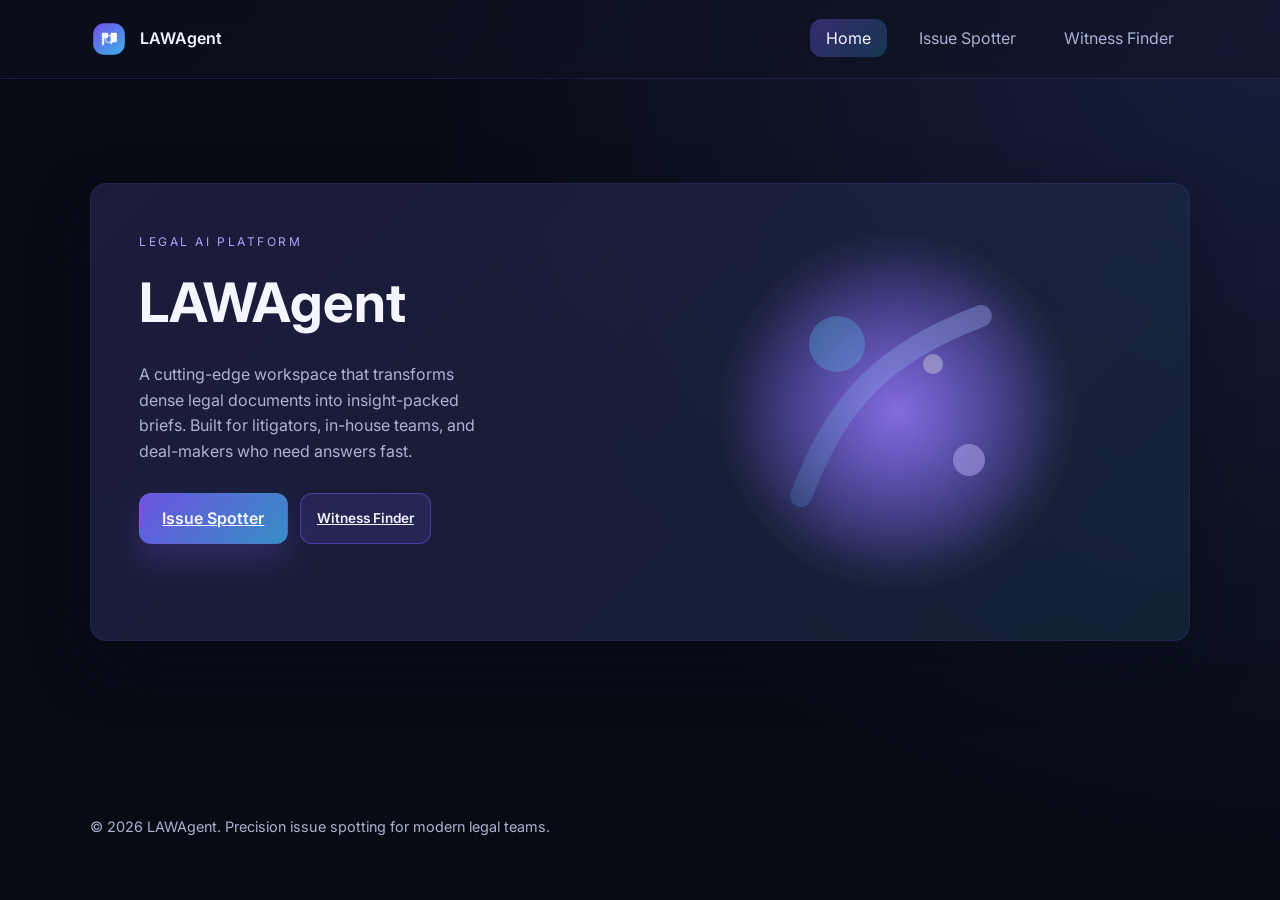
<file: app/static/index.html>
<!DOCTYPE html>
<html lang="en">
  <head>
    <meta charset="utf-8" />
    <meta name="viewport" content="width=device-width, initial-scale=1" />
    <title>LAWAgent &mdash; Modern Legal Intelligence</title>
    <link rel="preconnect" href="https://fonts.googleapis.com" />
    <link rel="preconnect" href="https://fonts.gstatic.com" crossorigin />
    <link
      href="https://fonts.googleapis.com/css2?family=Inter:wght@400;500;600;700&display=swap"
      rel="stylesheet"
    />
    <link rel="stylesheet" href="assets/css/main.css" />
    <link rel="stylesheet" href="style.css" />
  </head>
  <body class="page-home">
    <header class="site-header">
      <div class="container flex between align-center">
        <a class="brand" href="/">
          <img src="assets/img/logo.svg" alt="LAWAgent" class="brand-logo" />
          <span class="brand-name">LAWAgent</span>
        </a>
        <nav aria-label="Primary navigation">
          <ul class="nav-list">
            <li><a class="nav-link active" href="/">Home</a></li>
            <li><a class="nav-link" href="/issue-spotter.html">Issue Spotter</a></li>
            <li><a class="nav-link" href="/witness-finder.html">Witness Finder</a></li>
          </ul>
        </nav>
      </div>
    </header>

    <main>
      <section class="hero">
        <div class="container">
          <div class="hero-card">
            <div class="hero-content">
              <p class="eyebrow">Legal AI Platform</p>
              <h1>LAWAgent</h1>
              <p class="tagline">
                A cutting-edge workspace that transforms dense legal documents into
                insight-packed briefs. Built for litigators, in-house teams, and
                deal-makers who need answers fast.
              </p>
              <div class="hero-actions">
                <a class="btn primary" href="/issue-spotter.html">Issue Spotter</a>
                <a class="btn ghost" href="/witness-finder.html">Witness Finder</a>
              </div>
            </div>
            <div class="hero-visual" aria-hidden="true">
              <div class="orbital"></div>
              <img src="assets/img/hero-bg.svg" alt="" />
            </div>
          </div>
        </div>
      </section>
    </main>

    <footer class="site-footer">
      <div class="container">
        <p>© <span data-year></span> LAWAgent. Precision issue spotting for modern legal teams.</p>
      </div>
    </footer>
    <script src="assets/js/ui.js" defer></script>
  </body>
</html>
</file>
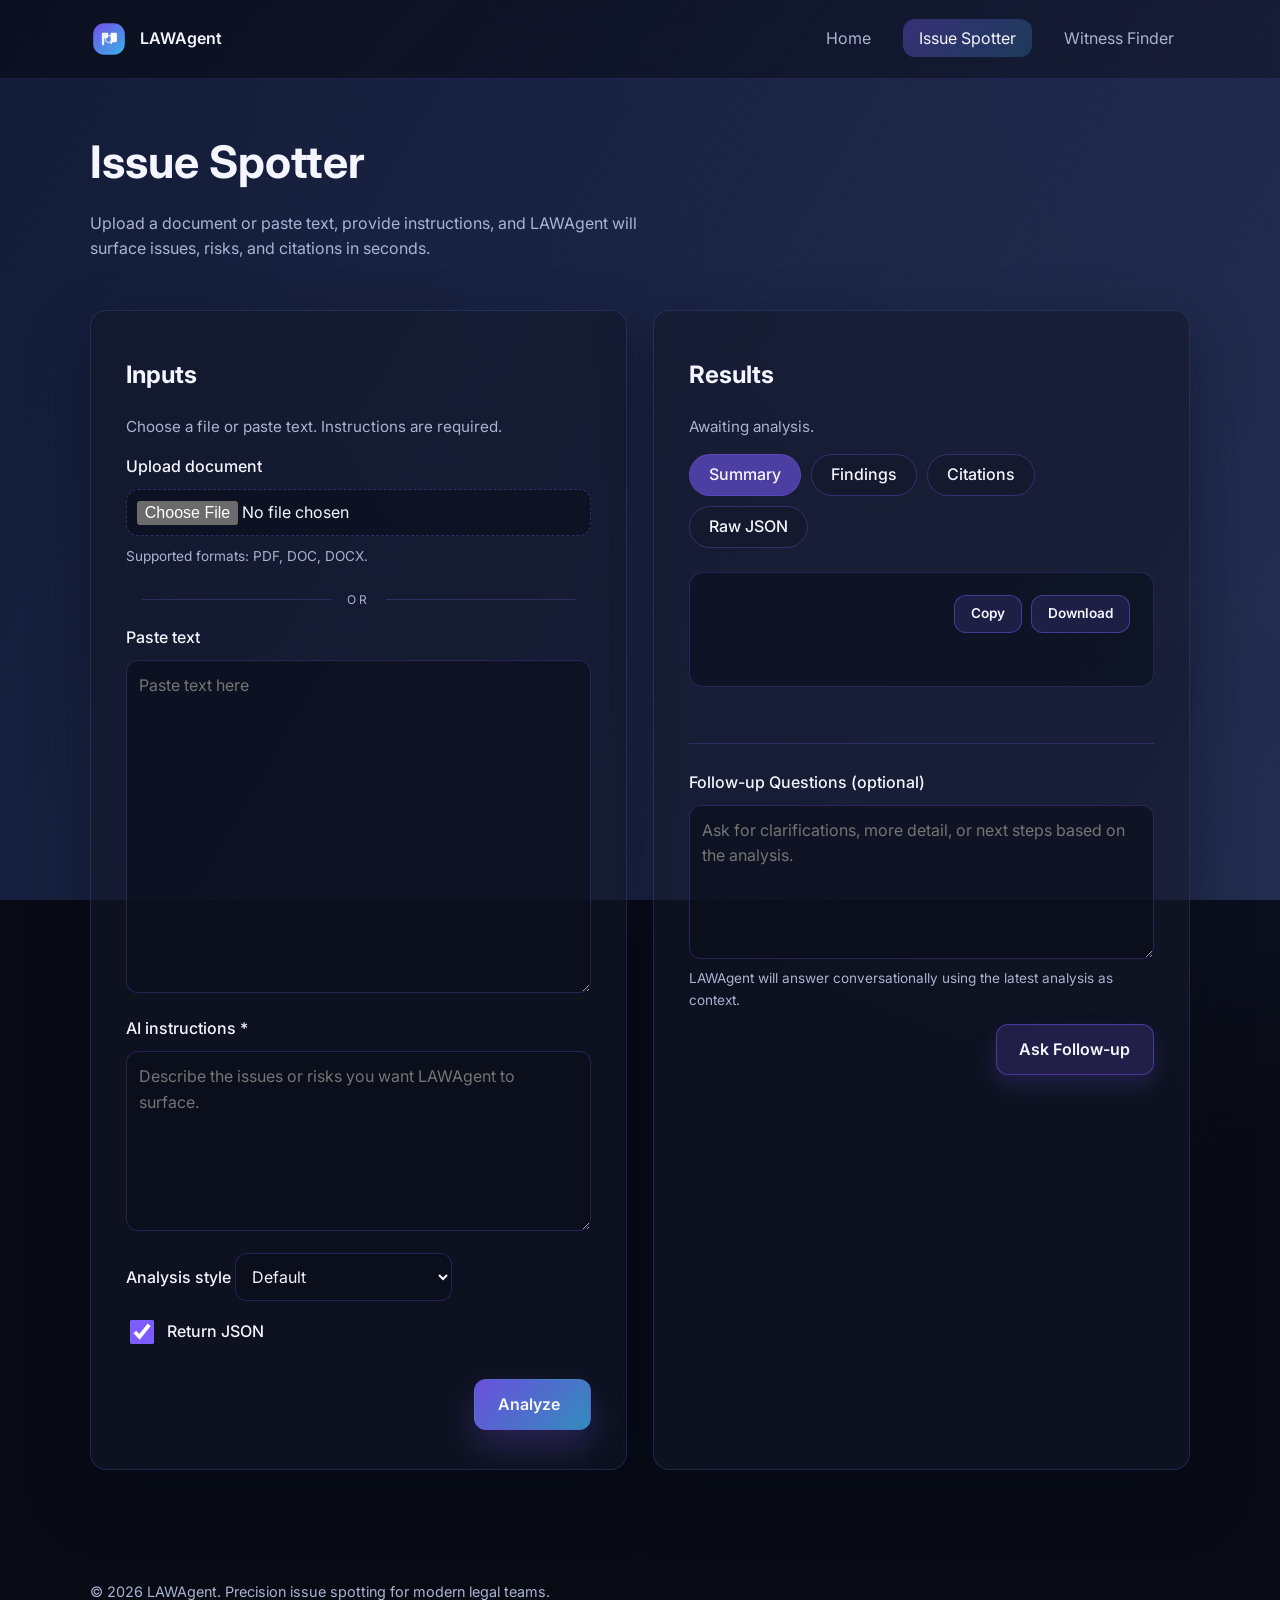
<file: app/static/issue-spotter.html>
<!DOCTYPE html>
<html lang="en">
  <head>
    <meta charset="utf-8" />
    <meta name="viewport" content="width=device-width, initial-scale=1" />
    <title>LAWAgent Issue Spotter</title>
    <link rel="preconnect" href="https://fonts.googleapis.com" />
    <link rel="preconnect" href="https://fonts.gstatic.com" crossorigin />
    <link
      href="https://fonts.googleapis.com/css2?family=Inter:wght@400;500;600;700&display=swap"
      rel="stylesheet"
    />
    <link rel="stylesheet" href="assets/css/main.css" />
    <link rel="stylesheet" href="style.css" />
  </head>
  <body class="page-issue-spotter">
    <header class="site-header">
      <div class="container flex between align-center">
        <a class="brand" href="/">
          <img src="assets/img/logo.svg" alt="LAWAgent" class="brand-logo" />
          <span class="brand-name">LAWAgent</span>
        </a>
        <nav aria-label="Primary navigation">
          <ul class="nav-list">
            <li><a class="nav-link" href="/">Home</a></li>
            <li><a class="nav-link active" href="/issue-spotter.html">Issue Spotter</a></li>
            <li><a class="nav-link" href="/witness-finder.html">Witness Finder</a></li>
          </ul>
        </nav>
      </div>
    </header>

    <main>
      <section class="page-heading">
        <div class="container">
          <h1>Issue Spotter</h1>
          <p class="subtitle">
            Upload a document or paste text, provide instructions, and LAWAgent will surface
            issues, risks, and citations in seconds.
          </p>
        </div>
      </section>

      <section class="container grid responsive-gap">
        <div class="card input-card" role="region" aria-labelledby="inputHeading">
          <div class="card-header">
            <h2 id="inputHeading">Inputs</h2>
            <p>Choose a file or paste text. Instructions are required.</p>
          </div>
          <form id="issueSpotterForm" class="card-body" novalidate>
            <div class="field-group">
              <label for="fileInput">Upload document</label>
              <input
                type="file"
                id="fileInput"
                name="file"
                accept=".pdf,.doc,.docx"
                aria-describedby="fileHelp"
              />
              <p id="fileHelp" class="field-help">Supported formats: PDF, DOC, DOCX.</p>
            </div>

            <div class="divider" role="separator" aria-hidden="true">
              <span>or</span>
            </div>

            <div class="field-group">
              <label for="textInput">Paste text</label>
              <textarea id="textInput" name="text" rows="12" placeholder="Paste text here"></textarea>
            </div>

            <div class="field-group">
              <label for="instructionsInput">AI instructions <span aria-hidden="true">*</span></label>
              <textarea
                id="instructionsInput"
                name="instructions"
                rows="6"
                required
                placeholder="Describe the issues or risks you want LAWAgent to surface."
              ></textarea>
            </div>

            <div class="field-group split">
              <div>
                <label for="styleSelect">Analysis style</label>
                <select id="styleSelect" name="style">
                  <option value="">Default</option>
                  <option value="Concise bullets">Concise bullets</option>
                  <option value="Detailed memo">Detailed memo</option>
                  <option value="Checklist with citations">Checklist with citations</option>
                </select>
              </div>
              <div class="toggle">
                <input type="checkbox" id="returnJsonToggle" name="return_json" checked />
                <label for="returnJsonToggle">Return JSON</label>
              </div>
            </div>

            <div class="form-actions">
              <button class="btn primary" type="submit" id="submitBtn">
                <span class="btn-label">Analyze</span>
                <span class="btn-progress" aria-hidden="true"></span>
              </button>
            </div>
            <p class="form-error" role="alert" aria-live="polite" hidden></p>
          </form>
        </div>

        <div class="card results-card" role="region" aria-labelledby="resultsHeading">
          <div class="card-header">
            <h2 id="resultsHeading">Results</h2>
            <p class="results-status" aria-live="polite">Awaiting analysis.</p>
          </div>
          <div class="card-body">
            <div class="tablist" role="tablist" aria-label="Analysis results tabs" data-tab-group="results">
              <button class="tab active" role="tab" id="tab-summary" aria-controls="panel-summary">Summary</button>
              <button class="tab" role="tab" id="tab-findings" aria-controls="panel-findings">Findings</button>
              <button class="tab" role="tab" id="tab-citations" aria-controls="panel-citations">Citations</button>
              <button class="tab" role="tab" id="tab-json" aria-controls="panel-json">Raw JSON</button>
            </div>
            <div class="tab-panels">
              <section class="tab-panel active" id="panel-summary" role="tabpanel" aria-labelledby="tab-summary">
                <div class="panel-actions">
                  <button class="btn ghost" data-copy-target="summaryOutput">Copy</button>
                  <button class="btn ghost" data-download="summary.txt" data-download-target="summaryOutput">Download</button>
                </div>
                <pre id="summaryOutput" class="panel-output" tabindex="0"></pre>
              </section>
              <section class="tab-panel" id="panel-findings" role="tabpanel" aria-labelledby="tab-findings">
                <div class="panel-actions">
                  <button class="btn ghost" data-copy-target="findingsOutput">Copy</button>
                  <button class="btn ghost" data-download="findings.txt" data-download-target="findingsOutput">Download</button>
                </div>
                <div id="findingsOutput" class="panel-output findings"></div>
              </section>
              <section class="tab-panel" id="panel-citations" role="tabpanel" aria-labelledby="tab-citations">
                <div class="panel-actions">
                  <button class="btn ghost" data-copy-target="citationsOutput">Copy</button>
                </div>
                <div id="citationsOutput" class="panel-output citations"></div>
              </section>
              <section class="tab-panel" id="panel-json" role="tabpanel" aria-labelledby="tab-json">
                <div class="panel-actions">
                  <button class="btn ghost" data-copy-target="jsonOutput">Copy</button>
                  <button class="btn ghost" data-download="analysis.json" data-download-target="jsonOutput">Download</button>
                </div>
                <pre id="jsonOutput" class="panel-output" tabindex="0"></pre>
              </section>
            </div>

            <div class="followup-section" aria-live="polite">
              <div class="field-group">
                <label for="followupInput">Follow-up Questions (optional)</label>
                <textarea
                  id="followupInput"
                  name="followup"
                  rows="5"
                  placeholder="Ask for clarifications, more detail, or next steps based on the analysis."
                ></textarea>
                <p class="field-help">LAWAgent will answer conversationally using the latest analysis as context.</p>
              </div>
              <div class="followup-actions">
                <button class="btn secondary" type="button" id="followupBtn">Ask Follow-up</button>
              </div>
              <p id="followupError" class="form-error" role="alert" aria-live="polite" hidden></p>
              <div id="followupConversation" class="followup-conversation" aria-live="polite"></div>
            </div>
          </div>
        </div>
      </section>
    </main>

    <footer class="site-footer">
      <div class="container">
        <p>© <span data-year></span> LAWAgent. Precision issue spotting for modern legal teams.</p>
      </div>
    </footer>

    <script src="assets/js/ui.js" defer></script>
    <script src="assets/js/issue-spotter.js" defer></script>
  </body>
</html>
</file>
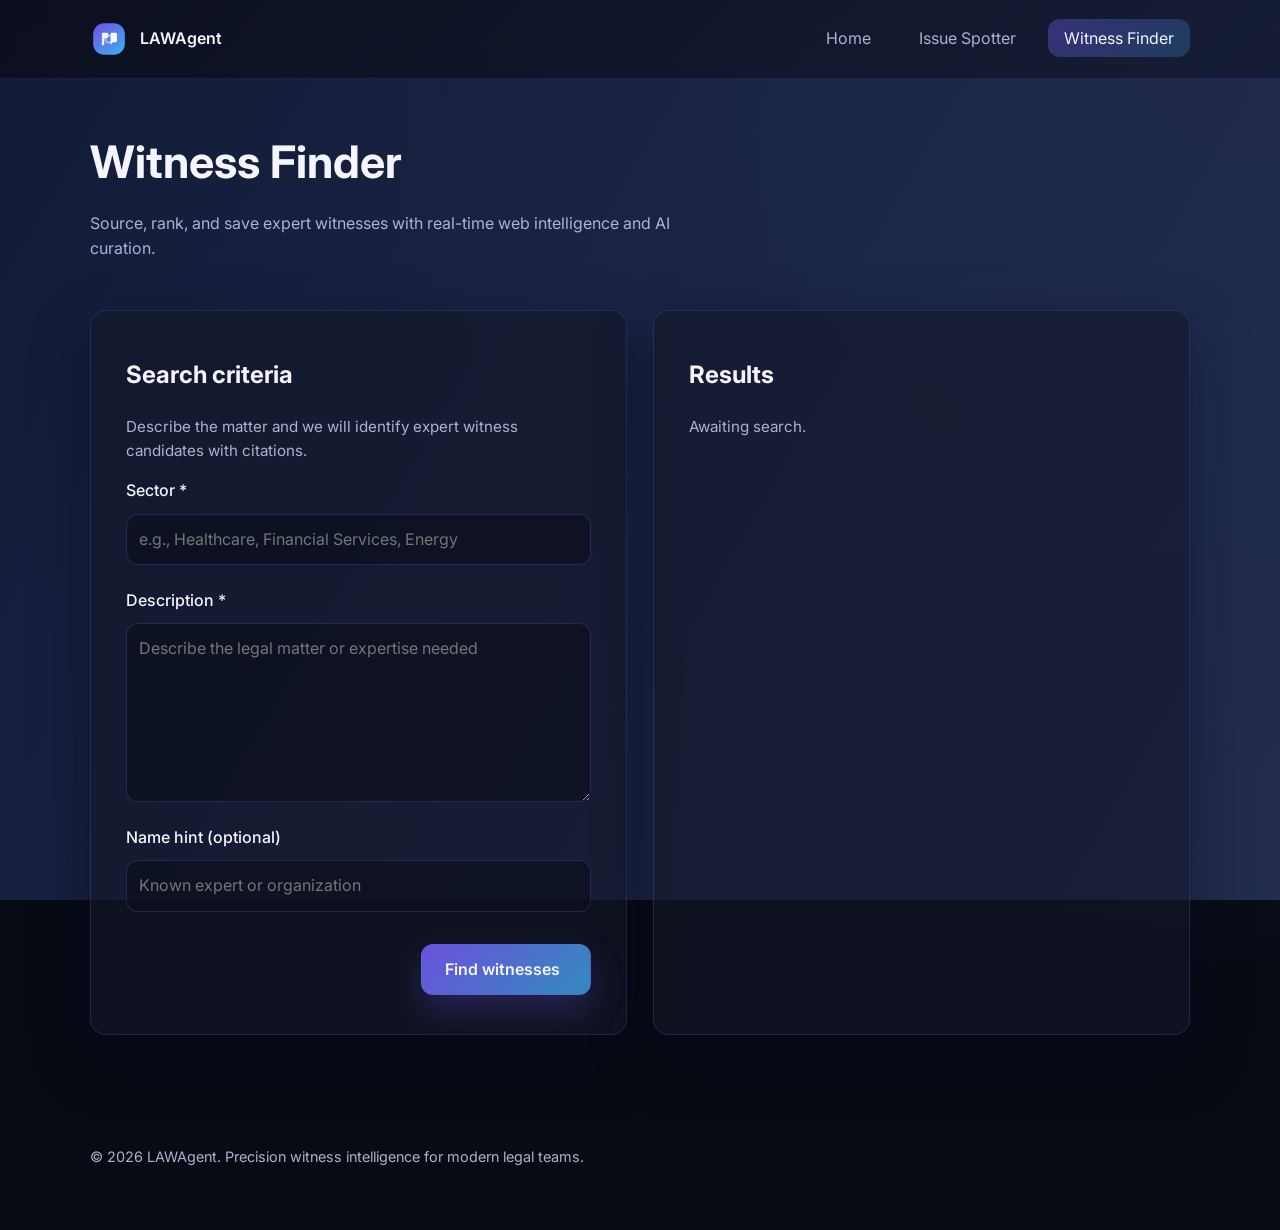
<file: app/static/witness-finder.html>
<!DOCTYPE html>
<html lang="en">
  <head>
    <meta charset="utf-8" />
    <meta name="viewport" content="width=device-width, initial-scale=1" />
    <title>LAWAgent Witness Finder</title>
    <link rel="preconnect" href="https://fonts.googleapis.com" />
    <link rel="preconnect" href="https://fonts.gstatic.com" crossorigin />
    <link
      href="https://fonts.googleapis.com/css2?family=Inter:wght@400;500;600;700&display=swap"
      rel="stylesheet"
    />
    <link rel="stylesheet" href="assets/css/main.css" />
    <link rel="stylesheet" href="style.css" />
    <link rel="stylesheet" href="assets/css/witness-finder.css" />
  </head>
  <body class="page-witness-finder">
    <header class="site-header">
      <div class="container flex between align-center">
        <a class="brand" href="/">
          <img src="assets/img/logo.svg" alt="LAWAgent" class="brand-logo" />
          <span class="brand-name">LAWAgent</span>
        </a>
        <nav aria-label="Primary navigation">
          <ul class="nav-list">
            <li><a class="nav-link" href="/">Home</a></li>
            <li><a class="nav-link" href="/issue-spotter.html">Issue Spotter</a></li>
            <li><a class="nav-link active" href="/witness-finder.html">Witness Finder</a></li>
          </ul>
        </nav>
      </div>
    </header>

    <main>
      <section class="page-heading">
        <div class="container">
          <h1>Witness Finder</h1>
          <p class="subtitle">
            Source, rank, and save expert witnesses with real-time web intelligence and AI curation.
          </p>
        </div>
      </section>

      <section class="container grid responsive-gap witness-layout">
        <div class="card input-card" role="region" aria-labelledby="wf-form-heading">
          <div class="card-header">
            <h2 id="wf-form-heading">Search criteria</h2>
            <p>Describe the matter and we will identify expert witness candidates with citations.</p>
          </div>
          <form id="witnessFinderForm" class="card-body" novalidate>
            <div class="field-group">
              <label for="sectorInput">Sector <span aria-hidden="true">*</span></label>
              <input
                type="text"
                id="sectorInput"
                name="sector"
                required
                placeholder="e.g., Healthcare, Financial Services, Energy"
              />
            </div>
            <div class="field-group">
              <label for="descriptionInput">Description <span aria-hidden="true">*</span></label>
              <textarea
                id="descriptionInput"
                name="description"
                rows="6"
                required
                placeholder="Describe the legal matter or expertise needed"
              ></textarea>
            </div>
            <div class="field-group">
              <label for="nameInput">Name hint (optional)</label>
              <input type="text" id="nameInput" name="name" placeholder="Known expert or organization" />
            </div>

            <div class="form-actions">
              <button class="btn primary" type="submit" id="wfSubmitBtn">
                <span class="btn-label">Find witnesses</span>
                <span class="btn-progress" aria-hidden="true"></span>
              </button>
            </div>
            <p class="form-error" role="alert" aria-live="polite" hidden></p>
          </form>

          <div class="loading-state" id="wfLoading" hidden aria-live="polite">
            <div class="loading-background"></div>
            <div class="loading-content">
              <p class="loading-title">Scanning knowledge corridors…</p>
              <p class="loading-meta"><span id="wfProgress">0%</span> · ETA <span id="wfEta">06</span>s</p>
              <div class="loading-bar">
                <div class="loading-bar-progress" id="wfProgressBar"></div>
              </div>
            </div>
          </div>
        </div>

        <div class="card results-card" role="region" aria-labelledby="wf-results-heading">
          <div class="card-header">
            <h2 id="wf-results-heading">Results</h2>
            <p class="results-status" id="wfResultsStatus" aria-live="polite">Awaiting search.</p>
          </div>
          <div class="card-body">
            <article class="witness-summary" id="wfSummary" hidden></article>
            <div id="wfResults" class="results-grid" aria-live="polite"></div>
            <div class="empty-state" id="wfEmpty" hidden>
              <p>No results found. Try refining your query.</p>
            </div>
          </div>
        </div>
      </section>
    </main>

    <footer class="site-footer">
      <div class="container">
        <p>© <span data-year></span> LAWAgent. Precision witness intelligence for modern legal teams.</p>
      </div>
    </footer>

    <div class="toast-container" role="status" aria-live="polite"></div>

    <script src="assets/js/ui.js" defer></script>
    <script>
      (function () {
        const form = document.getElementById('witnessFinderForm');
        const loading = document.getElementById('wfLoading');
        const progressText = document.getElementById('wfProgress');
        const etaText = document.getElementById('wfEta');
        const progressBar = document.getElementById('wfProgressBar');
        const statusEl = document.getElementById('wfResultsStatus');
        const summaryEl = document.getElementById('wfSummary');
        const resultsEl = document.getElementById('wfResults');
        const emptyEl = document.getElementById('wfEmpty');
        const errorEl = form.querySelector('.form-error');

        let loadingInterval = null;

        function updateStatus(message) {
          if (statusEl) {
            statusEl.textContent = message;
          }
        }

        function resetResults() {
          summaryEl.textContent = '';
          summaryEl.hidden = true;
          resultsEl.innerHTML = '';
          emptyEl.hidden = true;
        }

        function startLoading() {
          loading.hidden = false;
          let progress = 0;
          progressText.textContent = '0%';
          etaText.textContent = '06';
          progressBar.style.width = '0%';

          loadingInterval = window.setInterval(() => {
            progress = Math.min(progress + Math.random() * 12, 95);
            progressText.textContent = `${Math.round(progress)}%`;
            progressBar.style.width = `${Math.round(progress)}%`;
            const eta = Math.max(1, Math.ceil((100 - progress) / 15)).toString().padStart(2, '0');
            etaText.textContent = eta;
          }, 400);
        }

        function stopLoading() {
          if (loadingInterval) {
            window.clearInterval(loadingInterval);
            loadingInterval = null;
          }
          progressText.textContent = '100%';
          progressBar.style.width = '100%';
          etaText.textContent = '00';
          window.setTimeout(() => {
            loading.hidden = true;
            progressBar.style.width = '0%';
          }, 300);
        }

        async function fetchWitnesses(payload) {
          const response = await fetch('/api/ask-witness', {
            method: 'POST',
            headers: { 'Content-Type': 'application/json' },
            body: JSON.stringify(payload),
          });

          if (!response.ok) {
            const errorData = await response.json().catch(() => ({}));
            const detail = errorData.detail || 'Unable to fetch witness data.';
            throw new Error(detail);
          }

          return response.json();
        }

        function renderSummary(summary) {
          if (!summary) {
            summaryEl.textContent = '';
            summaryEl.hidden = true;
            return;
          }
          summaryEl.textContent = summary;
          summaryEl.hidden = false;
        }

        function renderResults(results) {
          resultsEl.innerHTML = '';
          if (!Array.isArray(results) || results.length === 0) {
            emptyEl.hidden = false;
            return;
          }

          emptyEl.hidden = true;
          results.forEach((result) => {
            const card = document.createElement('article');
            card.className = 'witness-card';

            const header = document.createElement('div');
            header.className = 'witness-card-header';

            const titleLink = document.createElement('a');
            titleLink.className = 'nav-link';
            titleLink.href = result.url || '#';
            titleLink.target = '_blank';
            titleLink.rel = 'noopener noreferrer';
            titleLink.textContent = result.title || 'View source';
            header.appendChild(titleLink);

            if (typeof result.similarity === 'number' && !Number.isNaN(result.similarity)) {
              const score = document.createElement('span');
              score.className = 'witness-score';
              score.textContent = `${result.similarity.toFixed(2)}`;
              header.appendChild(score);
            }

            const snippet = document.createElement('p');
            snippet.className = 'witness-summary';
            snippet.textContent = result.snippet || 'No summary provided for this source.';

            card.appendChild(header);
            card.appendChild(snippet);
            resultsEl.appendChild(card);
          });
        }

        form.addEventListener('submit', async (event) => {
          event.preventDefault();
          errorEl.hidden = true;
          errorEl.textContent = '';

          const formData = new FormData(form);
          const sector = (formData.get('sector') || '').toString().trim();
          const description = (formData.get('description') || '').toString().trim();
          const name = (formData.get('name') || '').toString().trim();

          if (!sector || !description) {
            errorEl.textContent = 'Sector and description are required.';
            errorEl.hidden = false;
            return;
          }

          resetResults();
          updateStatus('Querying Perplexity for expert witnesses…');
          startLoading();

          try {
            const payload = { sector, description, name };
            if (!name) {
              delete payload.name;
            }
            const data = await fetchWitnesses(payload);
            renderSummary(data.summary || '');
            renderResults(data.results || []);
            if (!data.summary && (!data.results || data.results.length === 0)) {
              emptyEl.hidden = false;
            }
            updateStatus('Search complete.');
          } catch (error) {
            resetResults();
            emptyEl.hidden = false;
            updateStatus('No results found. Try refining your query.');
            const message = error instanceof Error ? error.message : 'Unable to complete the request.';
            errorEl.textContent = message;
            errorEl.hidden = false;
          } finally {
            stopLoading();
          }
        });
      })();
    </script>
  </body>
</html>
</file>
<file: app/static/assets/css/main.css>
:root {
  color-scheme: dark;
  --bg-base: #080b14;
  --bg-elevated: rgba(24, 30, 48, 0.75);
  --bg-card: rgba(19, 24, 40, 0.6);
  --bg-card-hover: rgba(28, 36, 56, 0.75);
  --border-card: rgba(94, 120, 255, 0.2);
  --accent: #7c5cff;
  --accent-soft: rgba(124, 92, 255, 0.35);
  --accent-strong: #b1a1ff;
  --text-strong: #f4f5ff;
  --text-muted: #aab3d1;
  --focus-ring: 0 0 0 3px rgba(124, 92, 255, 0.45);
  --shadow-soft: 0 24px 60px rgba(6, 10, 26, 0.45);
  --radius-lg: 16px;
  --radius-md: 14px;
  --radius-sm: 12px;
  --transition: 200ms ease;
  --grid-gap: clamp(1.5rem, 2vw, 2.5rem);
  font-family: 'Inter', system-ui, -apple-system, 'Segoe UI', Roboto, Helvetica, Arial, sans-serif;
}

* {
  box-sizing: border-box;
}

html,
body {
  margin: 0;
  background: radial-gradient(circle at top right, rgba(39, 54, 110, 0.45), transparent 55%),
    var(--bg-base);
  color: var(--text-strong);
  min-height: 100%;
  line-height: 1.6;
}

body {
  display: flex;
  flex-direction: column;
}

img {
  max-width: 100%;
  display: block;
}

a {
  color: inherit;
}

a:focus-visible,
button:focus-visible,
select:focus-visible,
textarea:focus-visible,
input:focus-visible {
  outline: none;
  box-shadow: var(--focus-ring);
  border-color: var(--accent-strong);
}

button,
input,
select,
textarea {
  font: inherit;
  color: inherit;
}

button {
  cursor: pointer;
}

.container {
  width: min(1100px, 92vw);
  margin: 0 auto;
}

.flex {
  display: flex;
}

.align-center {
  align-items: center;
}

.between {
  justify-content: space-between;
}

.site-header {
  padding: 1.25rem 0;
  position: sticky;
  top: 0;
  backdrop-filter: blur(24px);
  background: linear-gradient(135deg, rgba(11, 14, 28, 0.85), rgba(16, 22, 40, 0.6));
  border-bottom: 1px solid rgba(124, 92, 255, 0.18);
  z-index: 10;
}

.brand {
  display: inline-flex;
  align-items: center;
  gap: 0.75rem;
  font-weight: 600;
  text-decoration: none;
}

.brand-logo {
  width: 38px;
  height: 38px;
}

.nav-list {
  list-style: none;
  display: flex;
  gap: 1rem;
  margin: 0;
  padding: 0;
}

.nav-link {
  text-decoration: none;
  padding: 0.55rem 1rem;
  border-radius: var(--radius-sm);
  color: var(--text-muted);
  transition: background var(--transition), color var(--transition), transform var(--transition);
}

.nav-link:hover,
.nav-link:focus-visible {
  background: var(--accent-soft);
  color: var(--text-strong);
  transform: translateY(-1px);
}

.nav-link.active {
  background: linear-gradient(135deg, rgba(124, 92, 255, 0.35), rgba(66, 191, 255, 0.2));
  color: var(--text-strong);
}

.hero {
  padding: clamp(4rem, 10vw, 6.5rem) 0 4rem;
}

.hero-card {
  display: grid;
  grid-template-columns: repeat(auto-fit, minmax(240px, 1fr));
  gap: var(--grid-gap);
  background: var(--bg-card);
  border: 1px solid var(--border-card);
  border-radius: var(--radius-lg);
  padding: clamp(2rem, 4vw, 3rem);
  position: relative;
  overflow: hidden;
  box-shadow: var(--shadow-soft);
}

.hero-actions {
  display: flex;
  flex-wrap: wrap;
  gap: 0.75rem;
  margin-top: 1.5rem;
}

.hero-card::before {
  content: "";
  position: absolute;
  inset: 0;
  background: linear-gradient(135deg, rgba(124, 92, 255, 0.25), rgba(66, 191, 255, 0.15));
  opacity: 0.5;
  pointer-events: none;
}

.hero-content {
  position: relative;
  z-index: 1;
}

.hero-content h1 {
  font-size: clamp(2.8rem, 5vw, 3.4rem);
  margin: 0.5rem 0 1rem;
}

.hero-content .eyebrow {
  text-transform: uppercase;
  letter-spacing: 0.16rem;
  font-size: 0.75rem;
  color: var(--accent-strong);
  margin: 0;
}

.tagline {
  color: var(--text-muted);
  margin-bottom: 1.75rem;
  max-width: 35ch;
}

.hero-visual {
  position: relative;
  display: flex;
  align-items: center;
  justify-content: center;
}

.hero-visual .orbital {
  position: absolute;
  width: clamp(200px, 28vw, 320px);
  height: clamp(200px, 28vw, 320px);
  border-radius: 50%;
  background: radial-gradient(circle, rgba(124, 92, 255, 0.45), transparent 70%);
  filter: blur(0px);
  opacity: 0.9;
  animation: pulse 8s infinite ease-in-out;
}

.hero-visual img {
  width: clamp(200px, 30vw, 360px);
  mix-blend-mode: screen;
  opacity: 0.85;
}

.btn {
  display: inline-flex;
  align-items: center;
  justify-content: center;
  gap: 0.5rem;
  border: 1px solid transparent;
  border-radius: var(--radius-sm);
  padding: 0.75rem 1.4rem;
  font-weight: 600;
  background: transparent;
  color: var(--text-strong);
  transition: transform var(--transition), box-shadow var(--transition), background var(--transition);
}

.btn.primary {
  background: linear-gradient(135deg, rgba(124, 92, 255, 0.85), rgba(66, 191, 255, 0.7));
  box-shadow: 0 16px 34px rgba(124, 92, 255, 0.24);
}

.btn.primary:hover,
.btn.primary:focus-visible {
  transform: translateY(-2px);
  box-shadow: 0 22px 40px rgba(124, 92, 255, 0.32);
}

.btn.secondary {
  border-color: rgba(124, 92, 255, 0.45);
  background: rgba(124, 92, 255, 0.18);
  box-shadow: 0 10px 22px rgba(124, 92, 255, 0.18);
}

.btn.secondary:hover,
.btn.secondary:focus-visible {
  transform: translateY(-2px);
  background: rgba(124, 92, 255, 0.28);
  box-shadow: 0 16px 30px rgba(124, 92, 255, 0.26);
}

.btn.ghost {
  border-color: rgba(124, 92, 255, 0.45);
  background: rgba(124, 92, 255, 0.15);
  font-size: 0.85rem;
  padding: 0.45rem 1rem;
}

.btn.ghost:hover,
.btn.ghost:focus-visible {
  background: rgba(124, 92, 255, 0.25);
}

.btn[disabled] {
  opacity: 0.6;
  cursor: not-allowed;
}

.page-heading {
  padding: 3rem 0 2rem;
}

.page-heading h1 {
  margin: 0;
  font-size: clamp(2.2rem, 4vw, 2.8rem);
}

.page-heading .subtitle {
  margin-top: 0.75rem;
  color: var(--text-muted);
  max-width: 60ch;
}

.grid {
  display: grid;
  grid-template-columns: repeat(auto-fit, minmax(320px, 1fr));
}

.responsive-gap {
  gap: var(--grid-gap);
  margin-bottom: 4rem;
}

.card {
  background: var(--bg-card);
  border-radius: var(--radius-lg);
  border: 1px solid var(--border-card);
  box-shadow: var(--shadow-soft);
  overflow: hidden;
  transition: background var(--transition), transform var(--transition), border-color var(--transition);
}

.card:hover {
  background: var(--bg-card-hover);
  border-color: rgba(124, 92, 255, 0.35);
  transform: translateY(-2px);
}

.card-header {
  padding: 1.6rem clamp(1.8rem, 3vw, 2.2rem) 0;
}

.card-header p {
  margin-top: 0.3rem;
  color: var(--text-muted);
  font-size: 0.95rem;
}

.card-body {
  padding: 0 clamp(1.8rem, 3vw, 2.2rem) clamp(1.8rem, 3vw, 2.4rem) clamp(1.8rem, 3vw, 2.2rem);
}

.field-group {
  display: flex;
  flex-direction: column;
  gap: 0.6rem;
  margin-bottom: 1.4rem;
}

.field-group label {
  font-weight: 500;
}

.field-help {
  font-size: 0.85rem;
  color: var(--text-muted);
  margin: 0;
}

textarea,
select,
input[type="file"],
input[type="text"],
input[type="checkbox"] {
  border-radius: var(--radius-sm);
}

textarea,
select,
input[type="text"] {
  background: rgba(10, 14, 26, 0.6);
  border: 1px solid rgba(124, 92, 255, 0.25);
  padding: 0.75rem;
  resize: vertical;
  transition: border var(--transition), background var(--transition);
}

textarea:hover,
textarea:focus,
select:hover,
select:focus,
input[type="text"]:hover,
input[type="text"]:focus {
  border-color: rgba(124, 92, 255, 0.45);
  background: rgba(15, 20, 34, 0.9);
}

.followup-section {
  margin-top: 2rem;
  padding-top: 1.6rem;
  border-top: 1px solid rgba(124, 92, 255, 0.24);
  display: flex;
  flex-direction: column;
  gap: 0.75rem;
}

.followup-section .field-group {
  margin-bottom: 0;
}

.followup-section textarea {
  min-height: 130px;
}

.followup-actions {
  display: flex;
  justify-content: flex-end;
}

.followup-conversation {
  display: flex;
  flex-direction: column;
  gap: 0.75rem;
}

.followup-exchange {
  display: flex;
  flex-direction: column;
  gap: 0.45rem;
  padding: 1rem 1.1rem;
  border-radius: var(--radius-sm);
  background: rgba(124, 92, 255, 0.12);
  border: 1px solid rgba(124, 92, 255, 0.22);
  box-shadow: 0 12px 30px rgba(8, 10, 26, 0.25);
}

.followup-exchange .followup-question {
  font-weight: 600;
  color: var(--text-strong);
}

.followup-exchange .followup-answer {
  color: var(--text-muted);
  white-space: pre-wrap;
  line-height: 1.6;
}

input[type="file"] {
  padding: 0.6rem;
  background: rgba(10, 14, 26, 0.6);
  border: 1px dashed rgba(124, 92, 255, 0.35);
}

.divider {
  display: flex;
  align-items: center;
  justify-content: center;
  color: var(--text-muted);
  text-transform: uppercase;
  letter-spacing: 0.2rem;
  font-size: 0.75rem;
  margin: 1rem 0;
  position: relative;
}

.divider::before,
.divider::after {
  content: "";
  flex: 1;
  height: 1px;
  background: rgba(124, 92, 255, 0.25);
  margin: 0 1rem;
}

.toggle {
  display: flex;
  align-items: center;
  gap: 0.6rem;
}

.toggle input[type="checkbox"] {
  width: 1.5rem;
  height: 1.5rem;
  accent-color: var(--accent);
}

.split {
  display: flex;
  flex-wrap: wrap;
  gap: 1rem;
}

.split > * {
  flex: 1;
  min-width: 180px;
}

.form-actions {
  margin-top: 2rem;
  display: flex;
  justify-content: flex-end;
}

.btn-progress::after {
  content: "";
  display: none;
  width: 1rem;
  height: 1rem;
  border-radius: 50%;
  border: 2px solid rgba(255, 255, 255, 0.6);
  border-top-color: transparent;
  animation: spin 700ms linear infinite;
}

.btn.loading .btn-progress::after {
  display: inline-block;
}

.btn.loading .btn-label {
  opacity: 0.6;
}

.form-error {
  margin-top: 1rem;
  background: rgba(255, 88, 88, 0.16);
  border: 1px solid rgba(255, 111, 111, 0.45);
  color: #ffd6d6;
  padding: 0.75rem 1rem;
  border-radius: var(--radius-sm);
}

.results-card .card-body {
  display: flex;
  flex-direction: column;
  gap: 1.5rem;
}

.tablist {
  display: flex;
  flex-wrap: wrap;
  gap: 0.6rem;
}

.tab {
  background: rgba(20, 26, 44, 0.65);
  border: 1px solid rgba(124, 92, 255, 0.3);
  border-radius: 999px;
  padding: 0.45rem 1.2rem;
  font-weight: 500;
  transition: background var(--transition), color var(--transition);
}

.tab:hover,
.tab:focus-visible {
  background: rgba(124, 92, 255, 0.35);
}

.tab.active {
  background: rgba(124, 92, 255, 0.55);
  color: var(--text-strong);
}

.tab-panels {
  position: relative;
}

.tab-panel {
  display: none;
  background: rgba(12, 17, 30, 0.65);
  border-radius: var(--radius-md);
  border: 1px solid rgba(124, 92, 255, 0.22);
  padding: 1.4rem;
}

.tab-panel.active {
  display: block;
}

.panel-actions {
  display: flex;
  gap: 0.6rem;
  justify-content: flex-end;
  margin-bottom: 0.8rem;
}

.panel-output {
  font-family: 'JetBrains Mono', 'SFMono-Regular', Menlo, Monaco, Consolas, 'Liberation Mono',
    'Courier New', monospace;
  font-size: 0.95rem;
  white-space: pre-wrap;
  word-break: break-word;
  max-height: 360px;
  overflow-y: auto;
  padding-right: 0.6rem;
}

.findings .finding {
  border-bottom: 1px solid rgba(124, 92, 255, 0.18);
  padding: 1rem 0;
}

.findings .finding:last-child {
  border-bottom: none;
}

.findings h3 {
  margin: 0 0 0.4rem;
  font-size: 1.05rem;
}

.findings p {
  margin: 0.2rem 0;
  color: var(--text-muted);
}

.citations .citation {
  padding: 0.85rem 0;
  border-bottom: 1px dashed rgba(124, 92, 255, 0.25);
}

.citations .citation:last-child {
  border-bottom: none;
}

.citations strong {
  color: var(--accent-strong);
}

.site-footer {
  padding: 2rem 0 3rem;
  margin-top: auto;
  color: var(--text-muted);
  font-size: 0.9rem;
}

@media (max-width: 720px) {
  .site-header {
    position: static;
  }

  .hero-card {
    text-align: center;
  }

  .hero-content {
    align-items: center;
  }

  .panel-actions {
    justify-content: flex-start;
  }
}

@media (prefers-reduced-motion: reduce) {
  *,
  *::before,
  *::after {
    animation-duration: 1ms !important;
    animation-iteration-count: 1 !important;
    transition-duration: 1ms !important;
    scroll-behavior: auto !important;
  }
}

@keyframes pulse {
  0%,
  100% {
    transform: scale(1);
    opacity: 0.85;
  }
  50% {
    transform: scale(1.1);
    opacity: 1;
  }
}

@keyframes spin {
  to {
    transform: rotate(360deg);
  }
}
</file>
<file: app/static/style.css>
:root {
  color-scheme: dark;
}

body {
  background-color: var(--bg-base, #080b14);
  position: relative;
  min-height: 100vh;
  opacity: 0;
  animation: bodyFadeIn 1.8s ease forwards;
}

body::before {
  content: "";
  position: fixed;
  inset: 0;
  z-index: -1;
  background: linear-gradient(
    120deg,
    rgba(20, 30, 60, 0.9),
    rgba(44, 54, 94, 0.9),
    rgba(82, 46, 116, 0.9),
    rgba(32, 104, 126, 0.9)
  );
  background-size: 400% 400%;
  animation: gradientShift 28s ease-in-out infinite;
  pointer-events: none;
}

@keyframes gradientShift {
  0% {
    background-position: 0% 50%;
  }
  50% {
    background-position: 100% 50%;
  }
  100% {
    background-position: 0% 50%;
  }
}

@keyframes bodyFadeIn {
  from {
    opacity: 0;
  }
  to {
    opacity: 1;
  }
}

@media (prefers-reduced-motion: reduce) {
  body {
    animation: none;
    opacity: 1;
  }

  body::before {
    animation: none;
  }
}
</file>
<file: app/static/assets/css/witness-finder.css>
.page-witness-finder .witness-layout {
  grid-template-columns: repeat(auto-fit, minmax(320px, 1fr));
}

.page-witness-finder .filters {
  display: grid;
  grid-template-columns: repeat(auto-fit, minmax(180px, 1fr));
  gap: clamp(1rem, 2vw, 1.5rem);
  margin-bottom: 1.5rem;
  padding: 1rem;
  background: rgba(14, 20, 38, 0.65);
  border-radius: var(--radius-md);
  border: 1px solid rgba(124, 92, 255, 0.18);
  box-shadow: inset 0 0 0 1px rgba(124, 92, 255, 0.05);
}

.page-witness-finder .filter-group label {
  display: block;
  font-size: 0.9rem;
  color: var(--text-muted);
  margin-bottom: 0.4rem;
}

.page-witness-finder .filter-group input[type='range'] {
  width: 100%;
  accent-color: var(--accent);
}

.page-witness-finder .filter-value {
  font-size: 0.85rem;
  color: var(--text-strong);
}

.page-witness-finder .results-grid {
  display: grid;
  gap: clamp(1rem, 2vw, 1.5rem);
}

.witness-card {
  position: relative;
  padding: 1.5rem;
  border-radius: var(--radius-md);
  background: linear-gradient(135deg, rgba(25, 30, 52, 0.95), rgba(32, 38, 70, 0.7));
  border: 1px solid rgba(124, 92, 255, 0.2);
  box-shadow: var(--shadow-soft);
  overflow: hidden;
}

.witness-card::before {
  content: '';
  position: absolute;
  inset: 0;
  background: radial-gradient(circle at top right, rgba(124, 92, 255, 0.22), transparent 55%);
  pointer-events: none;
}

.witness-card-header {
  display: flex;
  flex-wrap: wrap;
  gap: 0.8rem;
  align-items: baseline;
  margin-bottom: 0.75rem;
}

.witness-card h3 {
  margin: 0;
  font-size: 1.4rem;
}

.witness-score {
  padding: 0.35rem 0.75rem;
  border-radius: 999px;
  background: rgba(124, 92, 255, 0.25);
  border: 1px solid rgba(124, 92, 255, 0.4);
  font-size: 0.85rem;
  letter-spacing: 0.04em;
}

.witness-meta {
  font-size: 0.95rem;
  color: var(--text-muted);
  margin-bottom: 0.75rem;
}

.witness-summary {
  font-size: 0.95rem;
  margin-bottom: 1rem;
}

.witness-skills {
  display: flex;
  flex-wrap: wrap;
  gap: 0.4rem;
  margin-bottom: 1rem;
}

.witness-skills .badge {
  padding: 0.3rem 0.65rem;
  border-radius: 999px;
  background: rgba(66, 191, 255, 0.18);
  color: #e3f7ff;
  font-size: 0.8rem;
  border: 1px solid rgba(66, 191, 255, 0.28);
}

.witness-actions {
  display: flex;
  flex-wrap: wrap;
  gap: 0.5rem;
}

.witness-actions .btn {
  font-size: 0.85rem;
}

.witness-links {
  margin-top: 1rem;
  display: grid;
  gap: 0.4rem;
}

.witness-links a {
  font-size: 0.85rem;
  color: var(--accent-strong);
  text-decoration: none;
}

.loading-state {
  position: relative;
  padding: 2rem 1.5rem;
  border-radius: var(--radius-md);
  border: 1px solid rgba(124, 92, 255, 0.25);
  overflow: hidden;
}

.loading-background {
  position: absolute;
  inset: -30%;
  background: radial-gradient(circle at 20% 20%, rgba(124, 92, 255, 0.35), transparent 55%),
    radial-gradient(circle at 80% 30%, rgba(66, 191, 255, 0.3), transparent 60%);
  filter: blur(20px);
  animation: pulseGlow 4s ease-in-out infinite;
}

.loading-content {
  position: relative;
  display: grid;
  gap: 0.75rem;
  text-align: center;
}

.loading-title {
  margin: 0;
  font-size: 1.1rem;
}

.loading-meta {
  font-size: 0.9rem;
  color: var(--text-muted);
}

.loading-bar {
  width: 100%;
  height: 0.75rem;
  border-radius: 999px;
  background: rgba(16, 20, 32, 0.8);
  overflow: hidden;
  border: 1px solid rgba(124, 92, 255, 0.35);
}

.loading-bar-progress {
  height: 100%;
  width: 0;
  border-radius: 999px;
  background: linear-gradient(90deg, rgba(124, 92, 255, 0.9), rgba(66, 191, 255, 0.9));
  box-shadow: 0 0 12px rgba(124, 92, 255, 0.55);
  transition: width 180ms ease-out;
}

.saved-section {
  margin: clamp(3rem, 6vw, 4rem) auto;
  background: rgba(16, 22, 38, 0.6);
  padding: clamp(1.5rem, 3vw, 2rem);
  border-radius: var(--radius-lg);
  border: 1px solid rgba(124, 92, 255, 0.2);
  box-shadow: var(--shadow-soft);
}

.saved-header {
  display: flex;
  flex-wrap: wrap;
  align-items: center;
  justify-content: space-between;
  gap: 1rem;
}

.saved-list {
  margin-top: 1.5rem;
  display: grid;
  gap: 1rem;
}

.saved-card {
  padding: 1rem 1.25rem;
  border-radius: var(--radius-md);
  background: rgba(25, 32, 54, 0.85);
  border: 1px solid rgba(124, 92, 255, 0.25);
  display: flex;
  flex-direction: column;
  gap: 0.5rem;
}

.saved-card header {
  display: flex;
  flex-wrap: wrap;
  justify-content: space-between;
  gap: 0.5rem;
}

.saved-card-actions {
  display: flex;
  gap: 0.5rem;
}

.empty-state {
  margin-top: 1rem;
  text-align: center;
  color: var(--text-muted);
}

.toast-container {
  position: fixed;
  bottom: 2rem;
  right: 2rem;
  display: grid;
  gap: 0.75rem;
  z-index: 50;
}

.toast {
  padding: 0.85rem 1.1rem;
  border-radius: var(--radius-sm);
  background: rgba(18, 26, 46, 0.92);
  border: 1px solid rgba(124, 92, 255, 0.3);
  color: var(--text-strong);
  box-shadow: 0 12px 32px rgba(8, 10, 22, 0.55);
  animation: toastIn 200ms ease forwards;
}

.toast.fade-out {
  opacity: 0;
  transform: translateY(8px);
  transition: opacity 220ms ease, transform 220ms ease;
}

@keyframes pulseGlow {
  0%,
  100% {
    opacity: 0.6;
  }
  50% {
    opacity: 1;
  }
}

@keyframes toastIn {
  from {
    opacity: 0;
    transform: translateY(12px);
  }
  to {
    opacity: 1;
    transform: translateY(0);
  }
}

@media (max-width: 720px) {
  .page-witness-finder .filters {
    grid-template-columns: repeat(auto-fit, minmax(150px, 1fr));
  }

  .toast-container {
    left: 1.5rem;
    right: 1.5rem;
  }
}
</file>
